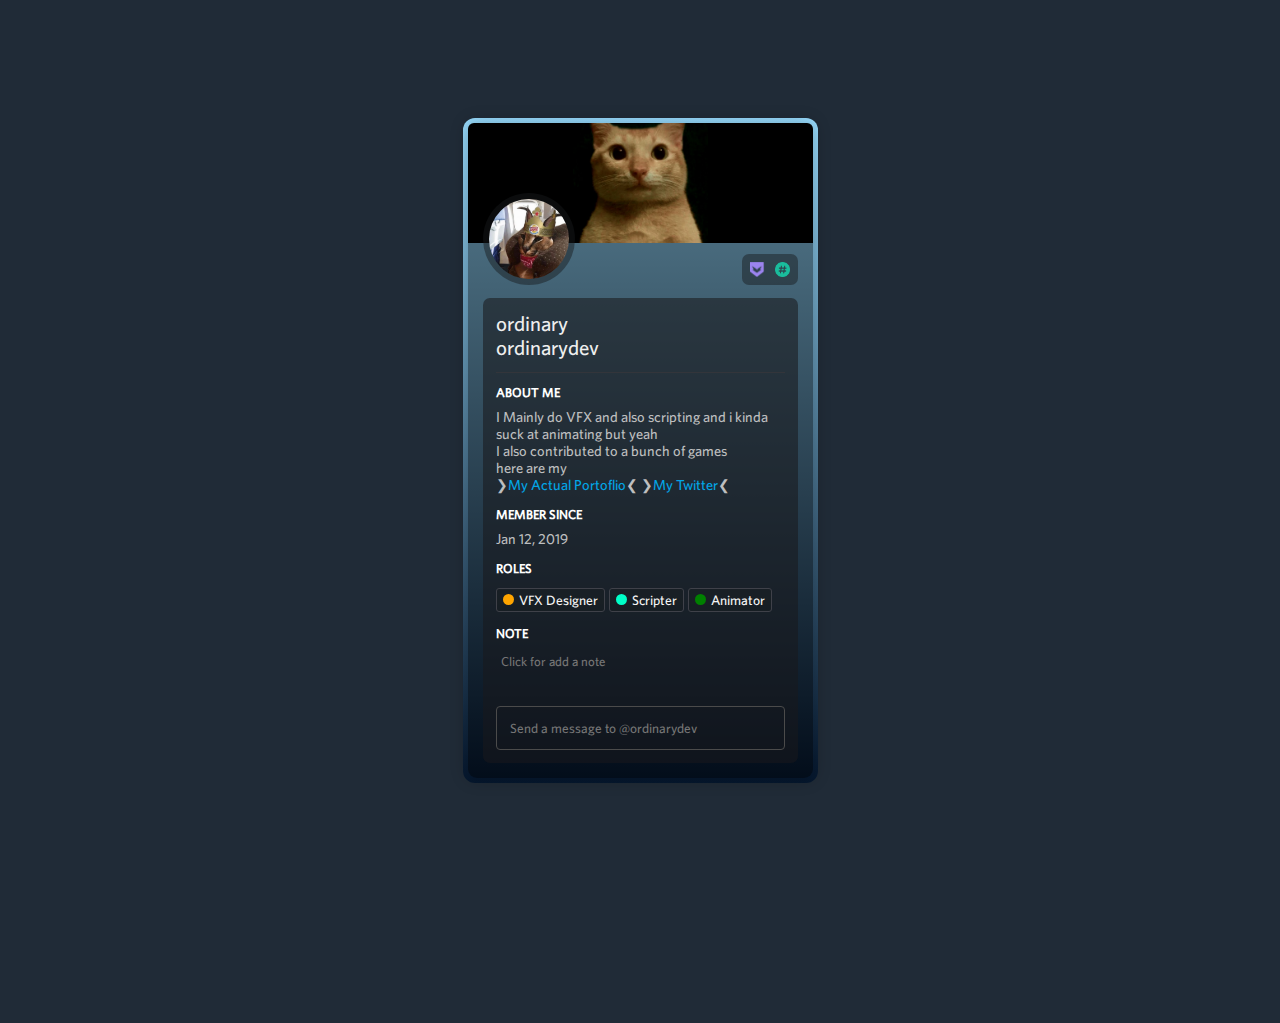
<file: index.html>
<!DOCTYPE html><html lang="en"><head>
  <meta charset="UTF-8">
  <meta http-equiv="X-UA-Compatible" content="IE=edge">
  <meta name="viewport" content="width=device-width, initial-scale=1.0">
  <link rel="stylesheet" href="css/style.css">
  <title>ordinarydev's Portoflio</title>
  <link rel="icon" type="image/x-icon" href="images/ArrowCursor.png">

  <style>
    /* Define a custom cursor for hyperlinks */
    a {
        cursor: url('./images/ArrowCursorP.png'), pointer; /* Set the default cursor image */
    }
</style>
<script>
    // Function to change cursor to pointer when hovering over a hyperlink
    function changeCursor() {
        document.getElementsByTagName('a')[0].style.cursor = 'url(./images/ArrowCursorP.png), pointer';
    }

    // Function to revert cursor to default when mouse leaves the hyperlink
    function revertCursor() {
        document.getElementsByTagName('a')[0].style.cursor = 'pointer';
    }
</script>

</head>
  
<body>
  <div class="card-container">
    <!-- First Card -->
    <div class="card nitro-card">
      <div class="card-header">
        <div style="background: url('images/banner.jpg')" class="banner-img"></div>
      </div>
      <div class="card-body">
        <div class="profile-header">
          <div class="profil-logo">
            <img src="images/ProfilePicOrdinary.png">
          </div>
          <div class="badges-container">
            <div class="badge-item">
              <img src="images/bravery.webp" alt="">
              <div class="tooltip tooltip-up">HypeSquad Bravery</div>
            </div>
            <div class="badge-item">
              <img src="images/KnownAs.png" alt="">
              <div class="tooltip tooltip-up">
                Originally known as ordinary#2284
              </div>
            </div>
          </div>
        </div>
        <div class="profile-body">
          <div class="username">
            
          <p>ordinary<br>ordinarydev<br></p><p></p>      
          </div>
          <hr>
          <div class="basic-infos">
            <div class="category-title">About Me</div>
            <p>
              I Mainly do VFX and also scripting and i kinda suck at animating but yeah <br>
              I also contributed to a bunch of games
              </p><p> here are my</p>
              <p>❯<a href="https://ordinary3.github.io/Portfolio/Real">My Actual Portoflio</a>❮ ❯<a href="https://twitter.com/ordinary2284">My Twitter</a>❮</p>
            <p></p>
            
          </div>
          <div class="basic-infos">
            <div class="category-title">Member Since</div>
            <p>Jan 12, 2019</p>
          </div>
          <div class="roles">
            <div class="category-title">Roles</div>
            <div class="roles-list">
              <div class="role">
                <div class="role-color" style="background: orange"></div>
                <p>VFX Designer</p>
              </div>
              <div class="role">
                <div class="role-color" style="background: rgb(0, 255, 200)"></div>
                <p>Scripter</p>
              </div>
              <div class="role">
                <div class="role-color" style="background: green"></div>
                <p>Animator</p>
              </div>
            </div>
          </div>
          <div class="note">
            <div class="category-title">Note</div>
            <textarea placeholder="Click for add a note"></textarea>
          </div>
          <div class="message">
            <input type="text" placeholder="Send a message to @ordinarydev">
          </div>
        </div>
      </div>
    </div>


    
  <!-- Links -->
  <div class="modal-container">
    <div class="modal">
      <div class="modal-header">
      </div>
    </div>
  </div>
    </div>
  
  <script src="js/script.js"></script>


</body></html>
</file>
<file: css/style.css>
/* Import */
@import url("style_1.css");

body, html {
  cursor: url(../images/8geolVS.png), pointer;
  height: 100%;
}

/* General */
* {
  margin: 0;
  padding: 0;
  font-family: "Whitney", sans-serif;
  box-sizing: border-box;
}

body, html {
  height: 100%;
  min-height: 80vh;
  display: flex;
  align-items: center;
  justify-content: center;
  background: #202b37;
  /*background-image: url(../images/Sq7CB84.gif);*/
  background-position: center;
  background-repeat: no-repeat;
  background-size: 100%;
}



.tooltip {
  display: block;
  position: absolute;
  color: #b6b7b7;
  background: #18191c;
  padding: 0.4rem;
  border-radius: 3px;
  max-width: 150px;
  width: max-content;
  font-size: 0.9rem;
  transform: scale(0);
  transition: 0.055s ease-in-out transform;
  z-index: 10;
  box-shadow: 0 0 5px 0 rgba(0, 0, 0, 0.35);
  -webkit-box-shadow: 0 0 5px 0 rgba(0, 0, 0, 0.35);
}

.tooltip-up {
  bottom: 42px;
}

.tooltip-up::before {
  content: "";
  position: absolute;
  bottom: -5px;
  left: 50%;
  transform: translateX(-50%);
  width: 0;
  height: 0;
  border-left: 6px solid transparent;
  border-right: 6px solid transparent;
  border-top: 6px solid #18191c;
}

.btn {
  display: flex;
  align-items: center;
  justify-content: center;
  text-decoration: none;
  background-color: #6d5cff;
  padding: 10px;
  border-radius: 3px;
  color: #fff;
  font-size: 0.85rem;
  transition: 0.2s ease-in-out;
  margin-top: 12px;
}

.btn:hover {
  background-color: #4752c4;
}

/* Card */
.card-container {
  display: flex;
  flex-direction: row;
  justify-content: center;
  width: 1450px;
  z-index: 0;
}

.card {
  background: #292b2f;
  width: 345px;
  max-height: 95%;
  height: max-content;
  border-radius: 9px;
  box-shadow: 0px 0px 16px 3px rgba(0, 0, 0, 0.2);
  -webkit-box-shadow: 0px 0px 16px 3px rgba(0, 0, 0, 0.2);
  scrollbar-width: none;
}

.card::-webkit-scrollbar {
  display: none;
}

.card-header .banner {
  width: 100%;
  height: 60px;
  background: #ff8527;
  border-radius: 6px 6px 0 0;
  overflow: hidden;
}

.card-header .banner-img {
  width: 100%;
  height: 120px;
  background-position: center !important;
  background-size: 100% auto !important;
  border-radius: 6px 6px 0 0;
  overflow: hidden;
}

.card-body {
  padding: 15px;
  position: relative;
}

.card-body .profile-header {
  position: absolute;
  display: flex;
  flex-direction: row;
  align-items: flex-end;
  justify-content: space-between;
  width: calc(100% - 30px);
  top: -50px;
}

.card-body .profile-header .profil-logo {
  position: relative;
  border: 6px solid #292b2f;
  border-radius: 50%;
}

.card-body .profile-header .profil-logo img {
  display: block;
  width: 80px;
  height: 80px;
  border-radius: 50%;
}

.card-body .profile-header .profil-logo::before {
  content: "See Profil";
  position: absolute;
  right: 0;
  top: 0;
  cursor: pointer;
  opacity: 0;
  width: 100%;
  height: 100%;
  color: #eeeeee;
  background: #0000007e;
  display: flex;
  align-items: center;
  justify-content: center;
  border-radius: 50%;
  font-size: 0.7rem;
  font-weight: 600;
  text-transform: uppercase;
  transition-duration: 0.15s;
}

.card-body .profile-header .profil-logo:hover::before {
  opacity: 1;
}

.card-body .profile-header .badges-container {
  display: flex;
  flex-wrap: wrap;
  justify-content: flex-end;
  max-width: 150px;
  background: #18191c;
  border-radius: 7px;
  padding: 3px;
}

.card-body .profile-header .badges-container .badge-item {
  position: relative;
  margin: 5px;
  width: 15px;
  height: 15px;
  display: flex;
  justify-content: center;
  align-items: center;
  cursor: pointer;
}

.card-body .profile-header .badges-container .badge-item img {
  height: 100%;
}

.card-body .profile-header .badges-container .badge-item:hover > .tooltip {
  transform: scale(1);
}

.card-body .profile-body {
  background: #18191c;
  border-radius: 7px;
  padding: 13px;
  margin-top: 40px;
}

.card-body .profile-body .username {
  color: #eeeeee;
  margin-bottom: 13px;
  font-weight: 600;
  font-size: 1.3rem;
  display: flex;
  flex-direction: row;
  align-items: center;
}

.card-body .profile-body .username1 {
  color: #eeeeee;
  margin-bottom: 13px;
  font-weight: 600;
  font-size: 1.3rem;
  display: flex;
  flex-direction: row;
  align-items: center;
}

.card-body .profile-body .username span {
  color: #b9bbbe;
}

.card-body .profile-body .username .badge {
  font-size: 0.65rem;
  background-color: #99ddff;
  text-transform: uppercase;
  font-weight: 300;
  width: max-content;
  padding: 2px 5px;
  margin-left: 5px;
  border-radius: 3px;
}

.card-body .profile-body hr {
  border: none;
  border-top: 0.5px solid #33353b;
}

.card-body .profile-body .category-title {
  color: white;
  font-weight: 700;
  text-transform: uppercase;
  font-size: 0.8rem;
  margin-bottom: 8px;
}

.card-body .profile-body .basic-infos {
  margin-bottom: 14px;
  margin-top: 12px;
}

.card-body .profile-body .basic-infos p {
  color: #bdbebf;
  font-size: 0.9rem;
}

.card-body .profile-body .basic-infos p a {
  color: #02a5e6;
  text-decoration: none;
}

.card-body .profile-body .basic-infos p a:hover {
  text-decoration: underline;
}

.card-body .profile-body .basic-infos p b {
  color: #ddd;
}

.card-body .profile-body .roles {
  margin-bottom: 14px;
}

.card-body .profile-body .roles .roles-list {
  display: flex;
  flex-wrap: wrap;
}

.card-body .profile-body .roles .roles-list .role {
  background: #292b2f;
  color: #f5f5f5;
  border-radius: 3px;
  font-size: 0.85rem;
  font-weight: 300;
  padding: 3px 6px;
  margin-right: 4px;
  margin-top: 4px;
  display: flex;
  align-items: center;
  flex-direction: row;
}

.card-body .profile-body .roles .roles-list .role .role-color {
  position: relative;
  width: 11px;
  height: 11px;
  border-radius: 50%;
  margin-right: 5px;
}

.card-body .profile-body .roles .roles-list .role .role-color:hover::before {
  content: "✖";
  position: absolute;
  top: -2px;
  right: -2px;
  font-size: 0.65rem;
  color: #f5f5f5;
  background: #292b2f;
  border-radius: 50%;
  width: 15px;
  height: 15px;
  display: flex;
  align-items: center;
  justify-content: center;
  cursor: pointer;
}

.card-body .profile-body .roles .roles-list .role-add {
  cursor: pointer;
}

.card-body .profile-body .note textarea {
  border: none;
  outline: none;
  background: transparent;
  width: 100%;
  min-height: 30px;
  color: #e0e0e0;
  resize: none;
  font-size: 0.8rem;
  border-radius: 3px;
  padding: 5px;
  box-sizing: border-box;
  scrollbar-width: none;
}

p {
  font-weight: 100;
}

.card-body .profile-body .note textarea::-webkit-scrollbar {
  display: none;
}

.card-body .profile-body .note textarea::placeholder {
  font-size: 0.8rem;
}

.card-body .profile-body .note textarea:focus::placeholder {
  opacity: 0;
}

.card-body .profile-body .message input {
  background: transparent;
  outline: none;
  border: 1.2px solid #4b4b4b;
  padding: 13px;
  width: 100%;
  border-radius: 4px;
  color: #eeeeee;
  margin-top: 14px;
}

.nitro-card {
  position: relative;
  background-image: linear-gradient(0, #05172e, #99ddff);
  background-blend-mode: multiply;
  background-color: #0000006c;
}

.nitro-card:before {
  content: "";
  position: absolute;
  top: 0;
  right: 0;
  bottom: 0;
  left: 0;
  z-index: -1;
  margin: -5px;
  border-radius: 12px;
  background: linear-gradient(0, #05172e, #99ddff); 
  
}

.nitro-card .card-body .profile-body {
  background: #18191c91;
}

.nitro-card .card-body .profile-header .profil-logo {
  position: relative;
  border-color: transparent;
  z-index: 0;
}

.nitro-card .card-body .profile-header .profil-logo:after {
  content: "";
  position: absolute;
  top: 0;
  right: 0;
  bottom: 0;
  left: 0;
  z-index: -1;
  margin: -6px;
  border-radius: 50%;
  background-color: #18191c77;
}

.nitro-card .card-body .profile-header .badges-container {
  background: #18191c77;
}

.nitro-card .card-body .profile-body .roles .roles-list .role {
  background: #18191c4d;
  border: 1px solid #3f4149;
}

/* Media Queries */
@media screen and (max-width: 1470px) {
  .card-container {
    width: 1100px;
  }
  .card:last-child {
    display: none;
  }
}

@media screen and (max-width: 1150px) {
  .card-container {
    width: 720px;
  }
  .card:nth-child(3) {
    display: none;
  }
}

@media screen and (max-width: 770px) {
  .card-container {
    width: max-content;
  }
  .card:nth-child(2) {
    display: none;
  }
}

/* Elements below can be removed ( they are just for demo purposes ) */

.modal-container {
  position: absolute;
  width: 100%;
  height: 100%;
  display: flex;
  align-items: center;
  justify-content: center;
  z-index: 100;
  background: rgba(0, 0, 0, 0.5);
  backdrop-filter: blur(5px);
  visibility: hidden;
}

.modal {
  position: relative;
  background: #18191c;
  border-radius: 5px;
  transform: scale(0);
  transition: 0.1s ease-in-out all;
  border: 1px solid #2d2d2d;
  margin: 0 10px;
  display: flex;
  flex-direction: column;
  align-items: center;
  justify-content: center;
}

.modal .modal-header {
  color: #eee;
  padding: 15px;
  background: #1f2024;
  border-bottom: 1px solid #2d2d2d;
}

.modal .modal-header a {
  text-decoration: none;
  color: #d6d6d6;
  transition-duration: 0.2s;
  border-bottom: 1px dotted #d6d6d6;
}

.modal .modal-header a:hover {
  color: #fff;
  border-bottom: 1px solid #f87610;
}

.modal .modal-body {
  padding: 15px;
  width: 100%;
}

.modal .modal-body input {
  width: 100%;
  padding: 10px;
  border: 1px solid #2d2d2d;
  border-radius: 3px;
  background: #18191c;
  outline: none;
  color: #eee;
  transition: 0.2s all;
}

.modal .modal-body input::placeholder {
  color: #a1a1a1;
}

.modal .modal-body input:hover {
  background: #141414;
}

.modal .modal-body input:focus {
  background: #141414;
}

.modal .modal-body .feedback-state {
  display: none;
  color: #fff;
  font-size: 0.8rem;
  padding-top: 7px;
  z-index: 100;
  transition: 0.2s all;
}

.modal .modal-body .feedback-state.success {
  display: block;
  color: #50f750;
}

.modal .modal-body .feedback-state.error {
  display: block;
  color: #ee4c4c;
}

.active {
  visibility: visible;
}

.active .modal {
  transform: scale(1);
}

.help-btn {
  position: absolute;
  bottom: 10px;
  right: 10px;
  padding: 10px;
  color: #ffffff;
  font-size: 1rem;
  cursor: pointer;
  transition: 0.2s all;
  background: #2d2d2d;
  border-radius: 10%;
  width: 100px;
  height: 40px;
  display: flex;
  align-items: center;
  justify-content: center;
}

.help-btn:hover {
  background: #99ddff;
  color: #000000;
  font-size: 1rem;
}
</file>
